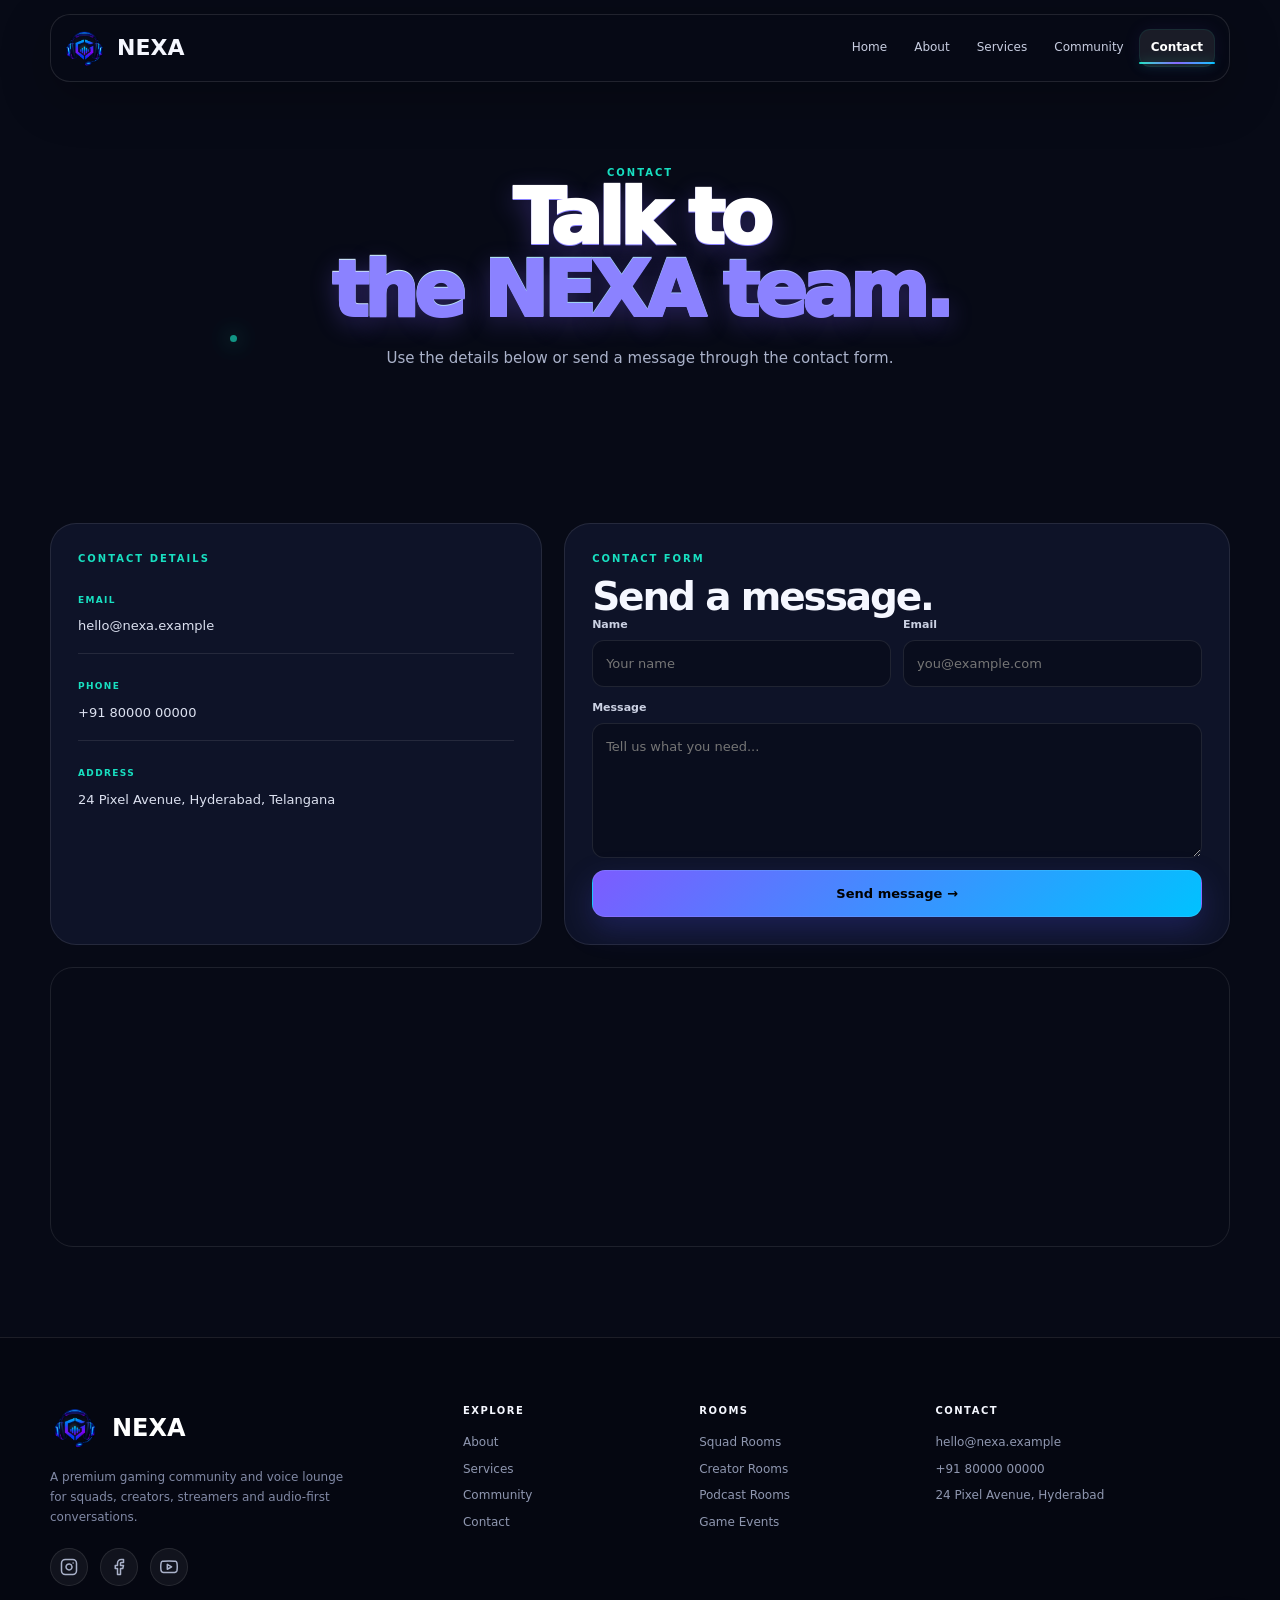
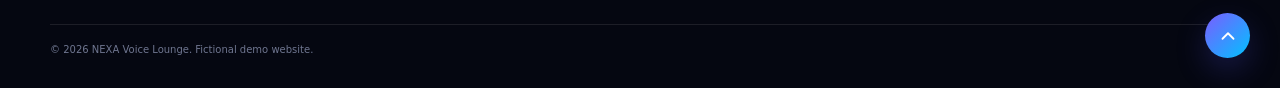
<file: contact.html>
<!doctype html><html lang="en"><head><meta charset="utf-8"><meta name="viewport" content="width=device-width,initial-scale=1"><meta name="theme-color" content="#080b18"><link rel="icon" href="assets/images/website-logo.png"><link rel="stylesheet" href="assets/css/style.css"><title>Contact — NEXA</title></head><body><header class="site-nav">
<a class="brand" href="index.html"><img src="assets/images/website-logo.png" alt="NEXA Voice Lounge"><span>NEXA</span></a>
<button class="menu" aria-label="Open menu">☰</button>
<nav class="nav-links"><a href="index.html">Home</a><a href="about.html">About</a><a href="services.html">Services</a><a href="community.html">Community</a><a href="contact.html" class="nav-cta">Contact</a></nav>
</header>
<main>
<section class="page-heading"><div class="container reveal"><div class="kicker">Contact</div><h1><span>Talk to</span><span>the NEXA team.</span></h1><p>Use the details below or send a message through the contact form.</p></div></section>
<section class="section container"><div class="contact-grid">
<div class="contact-panel reveal from-left"><div class="kicker">Contact details</div><div class="contact-item"><small>Email</small><p>hello@nexa.example</p></div><div class="contact-item"><small>Phone</small><p>+91 80000 00000</p></div><div class="contact-item"><small>Address</small><p>24 Pixel Avenue, Hyderabad, Telangana</p></div></div>
<div class="form-panel reveal from-right"><div class="kicker">Contact form</div><h2>Send a message.</h2><form class="form" data-demo-form><div class="field"><label>Name</label><input required placeholder="Your name"></div><div class="field"><label>Email</label><input required type="email" placeholder="you@example.com"></div><div class="field full"><label>Message</label><textarea required placeholder="Tell us what you need..."></textarea></div><div class="field full"><button class="btn btn-primary" type="submit">Send message →</button></div></form><div class="notice"></div></div></div>
<div class="map reveal"><iframe loading="lazy" src="https://www.openstreetmap.org/export/embed.html?bbox=78.390%2C17.370%2C78.510%2C17.470&layer=mapnik"></iframe></div></section>
</main><footer class="footer"><div class="bubbles"><i></i><i></i><i></i><i></i><i></i><i></i><i></i></div>
<div class="container footer-grid"><div><div class="footer-brand"><img src="assets/images/website-logo.png" alt="NEXA"><span>NEXA</span></div><p>A premium gaming community and voice lounge for squads, creators, streamers and audio-first conversations.</p>
<div class="social-icons">
<a href="#" aria-label="Instagram" class="social-icon"><svg viewBox="0 0 24 24" fill="none" stroke="currentColor" stroke-width="2" stroke-linecap="round" stroke-linejoin="round"><rect x="2" y="2" width="20" height="20" rx="5" ry="5"></rect><path d="M16 11.37A4 4 0 1 1 12.63 8 4 4 0 0 1 16 11.37z"></path><line x1="17.5" y1="6.5" x2="17.51" y2="6.5"></line></svg></a>
<a href="#" aria-label="Facebook" class="social-icon"><svg viewBox="0 0 24 24" fill="none" stroke="currentColor" stroke-width="2" stroke-linecap="round" stroke-linejoin="round"><path d="M18 2h-3a5 5 0 0 0-5 5v3H7v4h3v8h4v-8h3l1-4h-4V7a1 1 0 0 1 1-1h3z"></path></svg></a>
<a href="#" aria-label="YouTube" class="social-icon"><svg viewBox="0 0 24 24" fill="none" stroke="currentColor" stroke-width="2" stroke-linecap="round" stroke-linejoin="round"><path d="M22.54 6.42a2.78 2.78 0 0 0-1.94-2C18.88 4 12 4 12 4s-6.88 0-8.6.46a2.78 2.78 0 0 0-1.94 2A29 29 0 0 0 1 11.75a29 29 0 0 0 .46 5.33A2.78 2.78 0 0 0 3.4 19c1.72.46 8.6.46 8.6.46s6.88 0 8.6-.46a2.78 2.78 0 0 0 1.94-2 29 29 0 0 0 .46-5.25 29 29 0 0 0-.46-5.33z"></path><polygon points="9.75 15.02 15.5 11.75 9.75 8.48 9.75 15.02"></polygon></svg></a>
</div>
</div>
<div><h4>Explore</h4><a href="about.html">About</a><a href="services.html">Services</a><a href="community.html">Community</a><a href="contact.html">Contact</a></div>
<div><h4>Rooms</h4><a href="community.html">Squad Rooms</a><a href="community.html">Creator Rooms</a><a href="community.html">Podcast Rooms</a><a href="community.html">Game Events</a></div>
<div><h4>Contact</h4><a href="mailto:hello@nexa.example">hello@nexa.example</a><a href="tel:+918000000000">+91 80000 00000</a><a href="contact.html">24 Pixel Avenue, Hyderabad</a></div></div>
<div class="container copyright">© 2026 NEXA Voice Lounge. Fictional demo website.</div>
<a href="#" class="back-to-top" aria-label="Back to top"><svg viewBox="0 0 24 24" fill="none" stroke="currentColor" stroke-width="2" stroke-linecap="round" stroke-linejoin="round"><polyline points="18 15 12 9 6 15"></polyline></svg></a>
</footer><script src="assets/js/app.js"></script></body></html>
</file>
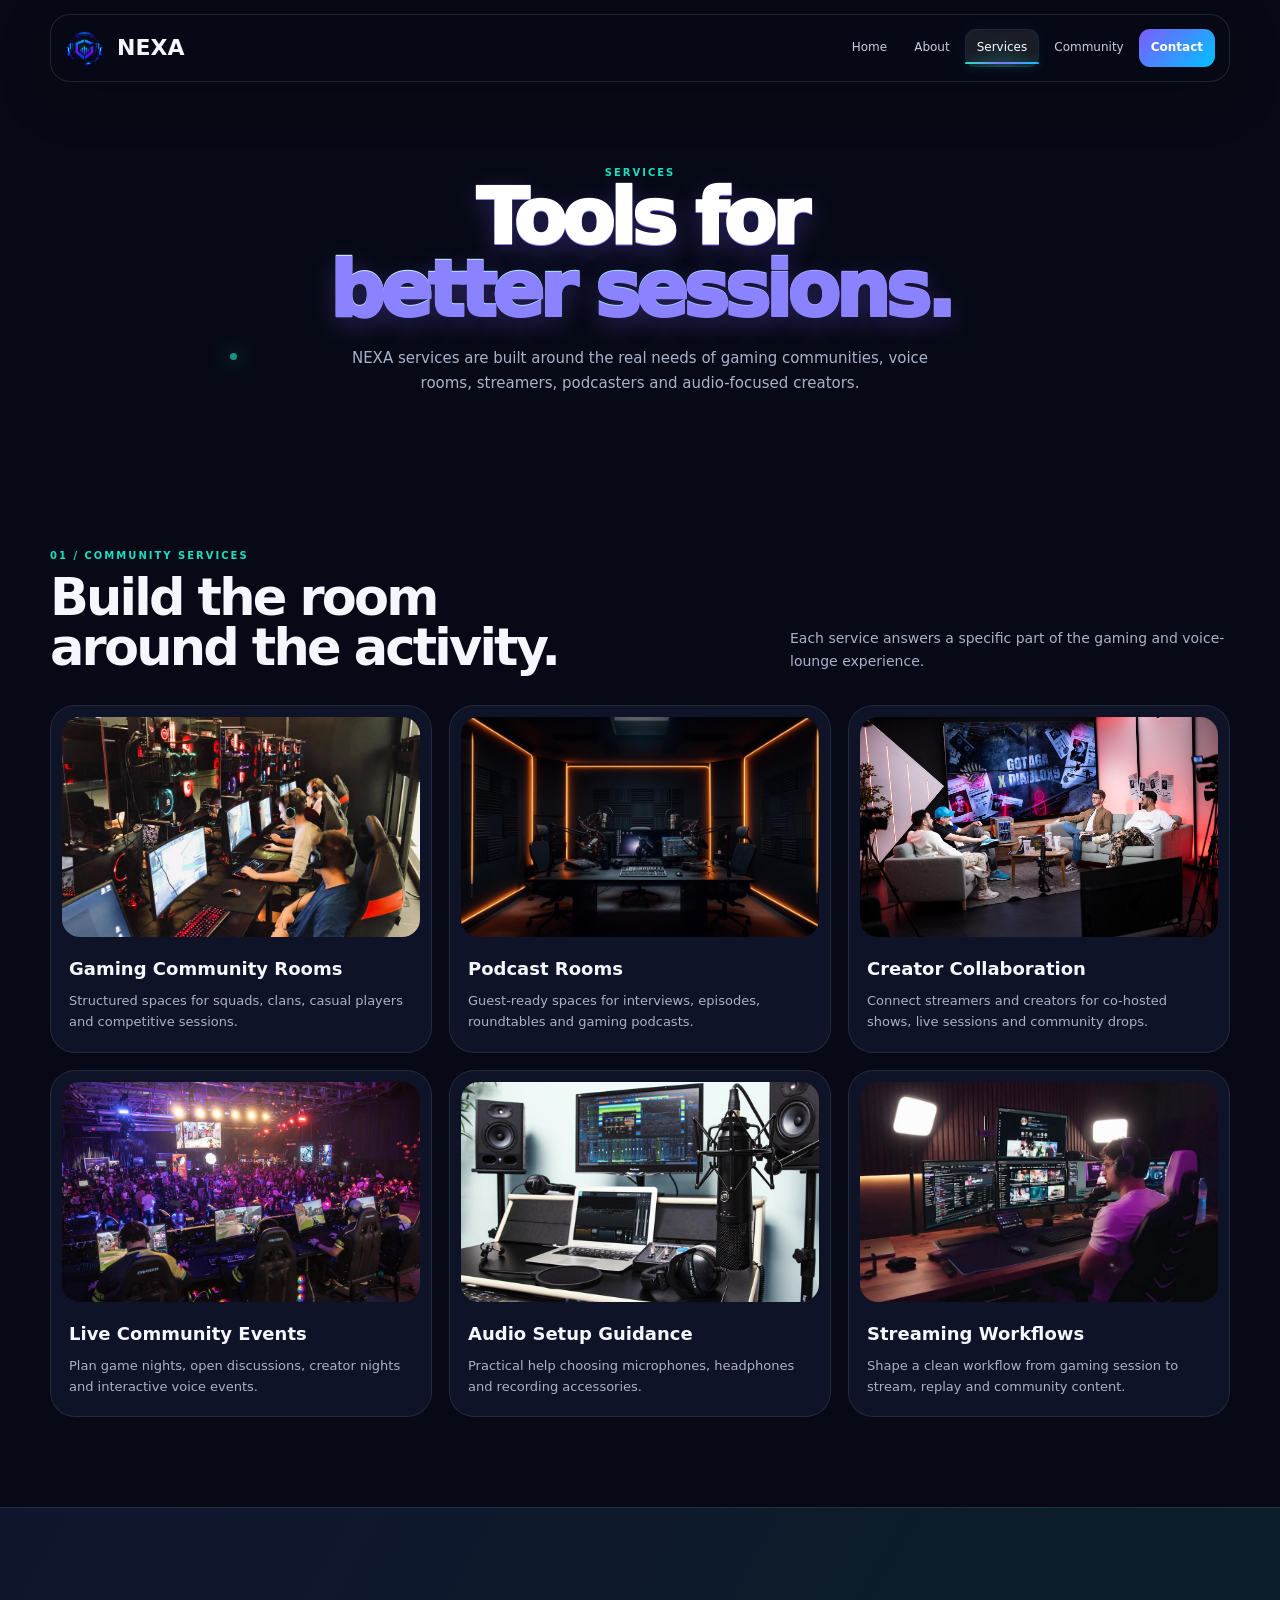
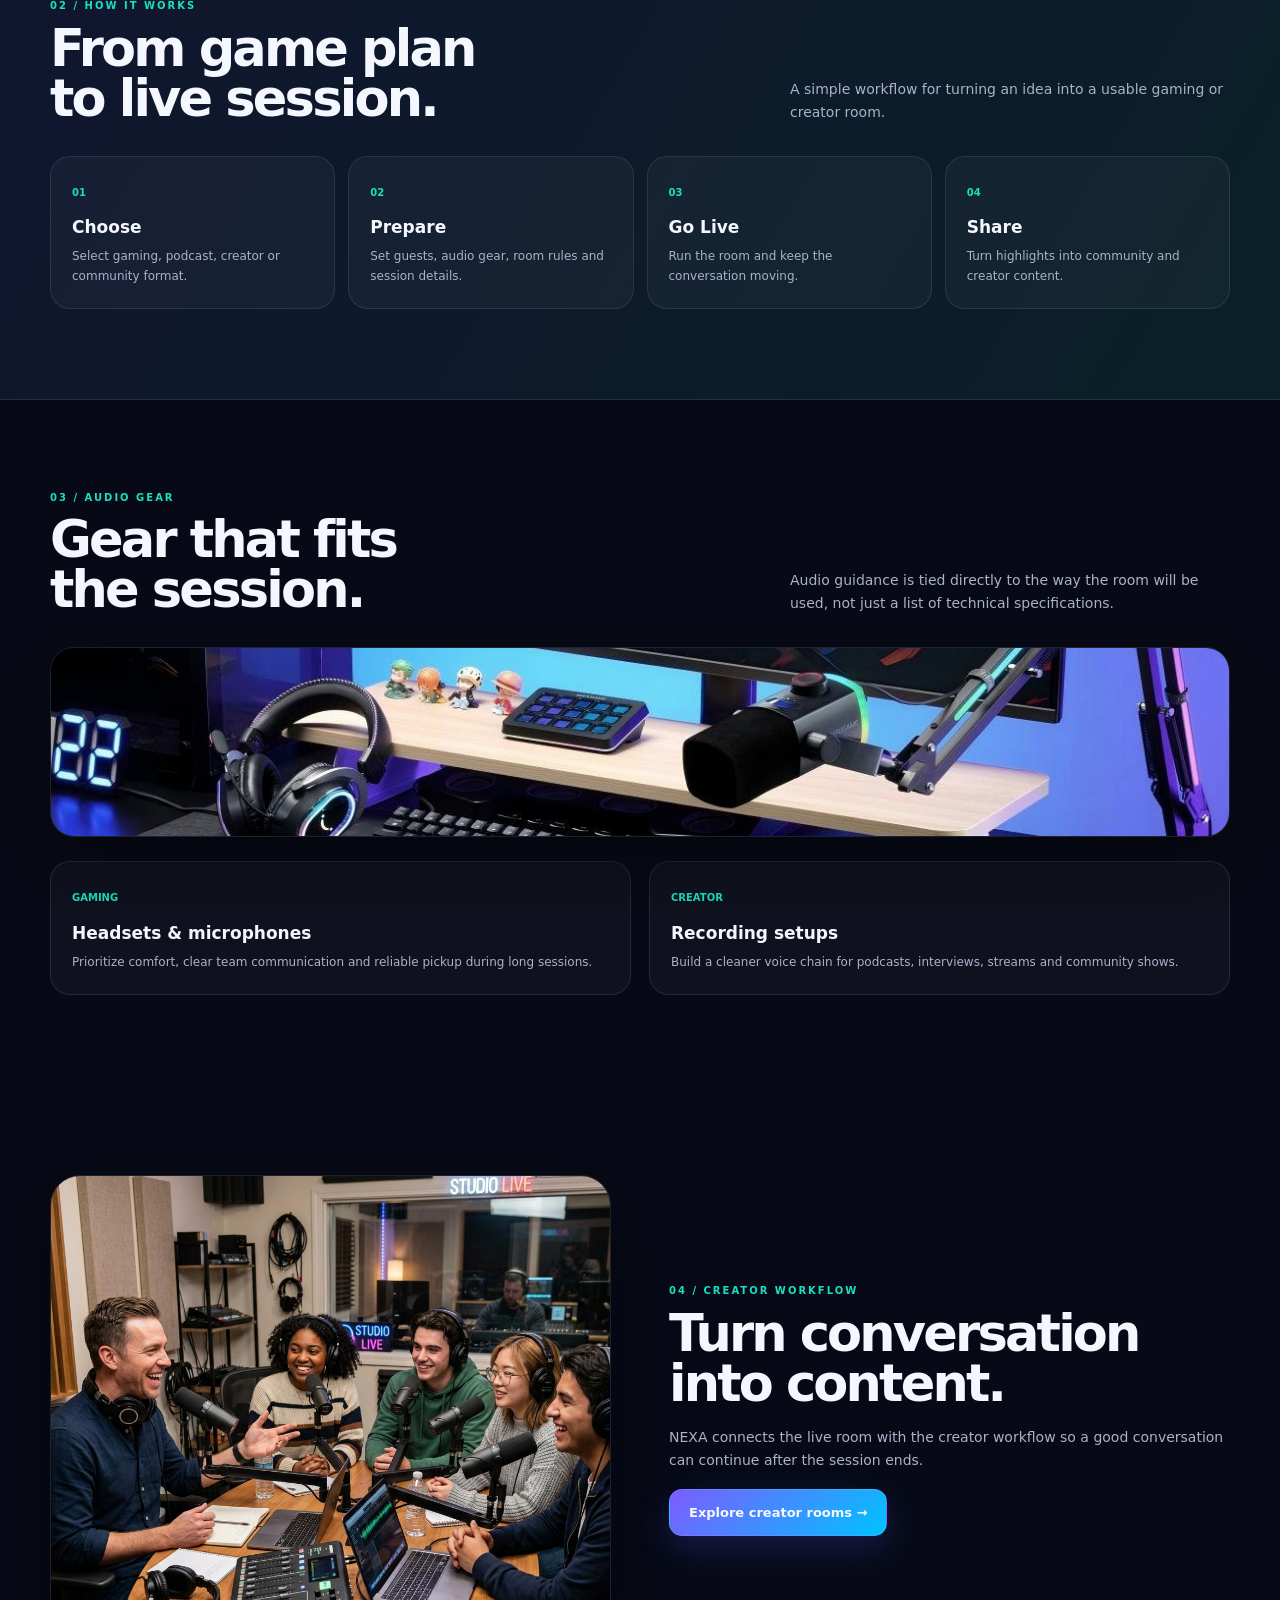
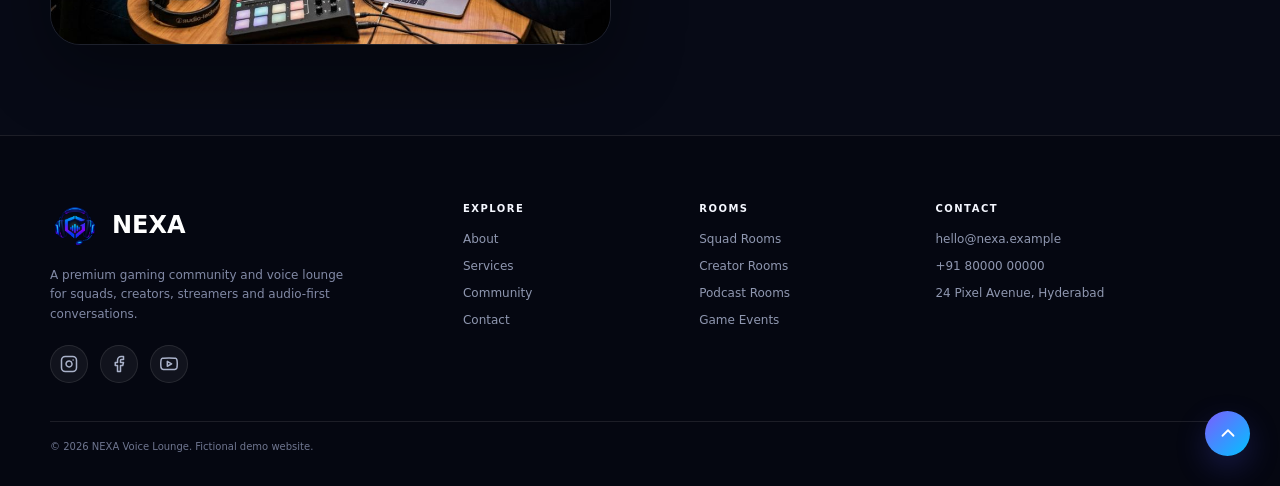
<file: services.html>
<!doctype html><html lang="en"><head><meta charset="utf-8"><meta name="viewport" content="width=device-width,initial-scale=1"><meta name="theme-color" content="#080b18"><link rel="icon" href="assets/images/website-logo.png"><link rel="stylesheet" href="assets/css/style.css"><title>Services — NEXA</title></head><body><header class="site-nav">
<a class="brand" href="index.html"><img src="assets/images/website-logo.png" alt="NEXA Voice Lounge"><span>NEXA</span></a>
<button class="menu" aria-label="Open menu">☰</button>
<nav class="nav-links"><a href="index.html">Home</a><a href="about.html">About</a><a href="services.html">Services</a><a href="community.html">Community</a><a href="contact.html" class="nav-cta">Contact</a></nav>
</header>
<main>
<section class="page-heading"><div class="container reveal"><div class="kicker">Services</div><h1><span>Tools for</span><span>better sessions.</span></h1><p>NEXA services are built around the real needs of gaming communities, voice rooms, streamers, podcasters and audio-focused creators.</p></div></section>

<section class="section container"><div class="section-head reveal"><div><div class="kicker">01 / Community services</div><h2>Build the room<br>around the activity.</h2></div><p>Each service answers a specific part of the gaming and voice-lounge experience.</p></div><div class="service-grid">
<article class="service-card reveal"><img src="assets/images/Gaming%20Community%20Rooms.png" alt="Gaming Community Rooms"><div class="inner"><h3>Gaming Community Rooms</h3><p>Structured spaces for squads, clans, casual players and competitive sessions.</p></div></article>
<article class="service-card reveal"><img src="assets/images/Podcast%20Rooms.png" alt="Podcast Rooms"><div class="inner"><h3>Podcast Rooms</h3><p>Guest-ready spaces for interviews, episodes, roundtables and gaming podcasts.</p></div></article>
<article class="service-card reveal"><img src="assets/images/Creator%20Collaboration.png" alt="Creator Collaboration"><div class="inner"><h3>Creator Collaboration</h3><p>Connect streamers and creators for co-hosted shows, live sessions and community drops.</p></div></article>
<article class="service-card reveal"><img src="assets/images/Live%20Community%20Events.png" alt="Live Community Events"><div class="inner"><h3>Live Community Events</h3><p>Plan game nights, open discussions, creator nights and interactive voice events.</p></div></article>
<article class="service-card reveal"><img src="assets/images/Audio%20Setup%20Guidance.png" alt="Audio Setup Guidance"><div class="inner"><h3>Audio Setup Guidance</h3><p>Practical help choosing microphones, headphones and recording accessories.</p></div></article>
<article class="service-card reveal"><img src="assets/images/Streaming%20Workflows.png" alt="Streaming Workflows"><div class="inner"><h3>Streaming Workflows</h3><p>Shape a clean workflow from gaming session to stream, replay and community content.</p></div></article>
</div></section>

<section class="section dark-band"><div class="container"><div class="section-head reveal"><div><div class="kicker">02 / How it works</div><h2>From game plan<br>to live session.</h2></div><p>A simple workflow for turning an idea into a usable gaming or creator room.</p></div><div class="timeline"><div class="step reveal"><b>01</b><h3>Choose</h3><p>Select gaming, podcast, creator or community format.</p></div><div class="step reveal"><b>02</b><h3>Prepare</h3><p>Set guests, audio gear, room rules and session details.</p></div><div class="step reveal"><b>03</b><h3>Go Live</h3><p>Run the room and keep the conversation moving.</p></div><div class="step reveal"><b>04</b><h3>Share</h3><p>Turn highlights into community and creator content.</p></div></div></div></section>

<section class="section container"><div class="section-head reveal"><div><div class="kicker">03 / Audio gear</div><h2>Gear that fits<br>the session.</h2></div><p>Audio guidance is tied directly to the way the room will be used, not just a list of technical specifications.</p></div><img class="section-strip reveal from-left" src="assets/images/Gear%20that%20fits.png" alt="Gear that fits"><div class="grid-2"><div class="step reveal"><b>GAMING</b><h3>Headsets & microphones</h3><p>Prioritize comfort, clear team communication and reliable pickup during long sessions.</p></div><div class="step reveal"><b>CREATOR</b><h3>Recording setups</h3><p>Build a cleaner voice chain for podcasts, interviews, streams and community shows.</p></div></div></section>

<section class="section container"><div class="feature"><img class="feature-img reveal from-left" src="assets/images/Turn%20conversation.png" alt="Turn conversation"><div class="feature-copy reveal from-right"><div class="kicker">04 / Creator workflow</div><h2>Turn conversation<br>into content.</h2><p>NEXA connects the live room with the creator workflow so a good conversation can continue after the session ends.</p><a class="btn btn-primary" href="community.html">Explore creator rooms →</a></div></div></section>
</main><footer class="footer"><div class="bubbles"><i></i><i></i><i></i><i></i><i></i><i></i><i></i></div>
<div class="container footer-grid"><div><div class="footer-brand"><img src="assets/images/website-logo.png" alt="NEXA"><span>NEXA</span></div><p>A premium gaming community and voice lounge for squads, creators, streamers and audio-first conversations.</p>
<div class="social-icons">
<a href="#" aria-label="Instagram" class="social-icon"><svg viewBox="0 0 24 24" fill="none" stroke="currentColor" stroke-width="2" stroke-linecap="round" stroke-linejoin="round"><rect x="2" y="2" width="20" height="20" rx="5" ry="5"></rect><path d="M16 11.37A4 4 0 1 1 12.63 8 4 4 0 0 1 16 11.37z"></path><line x1="17.5" y1="6.5" x2="17.51" y2="6.5"></line></svg></a>
<a href="#" aria-label="Facebook" class="social-icon"><svg viewBox="0 0 24 24" fill="none" stroke="currentColor" stroke-width="2" stroke-linecap="round" stroke-linejoin="round"><path d="M18 2h-3a5 5 0 0 0-5 5v3H7v4h3v8h4v-8h3l1-4h-4V7a1 1 0 0 1 1-1h3z"></path></svg></a>
<a href="#" aria-label="YouTube" class="social-icon"><svg viewBox="0 0 24 24" fill="none" stroke="currentColor" stroke-width="2" stroke-linecap="round" stroke-linejoin="round"><path d="M22.54 6.42a2.78 2.78 0 0 0-1.94-2C18.88 4 12 4 12 4s-6.88 0-8.6.46a2.78 2.78 0 0 0-1.94 2A29 29 0 0 0 1 11.75a29 29 0 0 0 .46 5.33A2.78 2.78 0 0 0 3.4 19c1.72.46 8.6.46 8.6.46s6.88 0 8.6-.46a2.78 2.78 0 0 0 1.94-2 29 29 0 0 0 .46-5.25 29 29 0 0 0-.46-5.33z"></path><polygon points="9.75 15.02 15.5 11.75 9.75 8.48 9.75 15.02"></polygon></svg></a>
</div>
</div>
<div><h4>Explore</h4><a href="about.html">About</a><a href="services.html">Services</a><a href="community.html">Community</a><a href="contact.html">Contact</a></div>
<div><h4>Rooms</h4><a href="community.html">Squad Rooms</a><a href="community.html">Creator Rooms</a><a href="community.html">Podcast Rooms</a><a href="community.html">Game Events</a></div>
<div><h4>Contact</h4><a href="mailto:hello@nexa.example">hello@nexa.example</a><a href="tel:+918000000000">+91 80000 00000</a><a href="contact.html">24 Pixel Avenue, Hyderabad</a></div></div>
<div class="container copyright">© 2026 NEXA Voice Lounge. Fictional demo website.</div>
<a href="#" class="back-to-top" aria-label="Back to top"><svg viewBox="0 0 24 24" fill="none" stroke="currentColor" stroke-width="2" stroke-linecap="round" stroke-linejoin="round"><polyline points="18 15 12 9 6 15"></polyline></svg></a>
</footer><script src="assets/js/app.js"></script></body></html>
</file>
<file: assets/css/style.css>
:root{
 --bg:#070a16;--panel:#0e1327;--panel2:#121932;--text:#f5f7ff;--muted:#aab2ca;
 --purple:#7c5cff;--cyan:#18e0c1;--blue:#00c2ff;--pink:#ff4fd8;--orange:#ff8a4c;
 --line:rgba(255,255,255,.095);--shadow:0 24px 70px rgba(0,0,0,.38);--radius:26px;
}
*{box-sizing:border-box;margin:0;padding:0}
html, body { overflow-x: hidden; width: 100%; max-width: 100vw; }
html{scroll-behavior:smooth;background:var(--bg)}
body{font-family:Inter,ui-sans-serif,system-ui,-apple-system,"Segoe UI",Arial,sans-serif;background:var(--bg);color:var(--text);line-height:1.65}
body:before{content:"";position:fixed;inset:0;pointer-events:none;z-index:-1;background:radial-gradient(circle at 80% 10%,rgba(124,92,255,.10),transparent 28%),radial-gradient(circle at 5% 70%,rgba(24,224,193,.06),transparent 25%)}
a{text-decoration:none;color:inherit} img{display:block;max-width:100%} button,input,textarea,select{font:inherit}
.container{width:min(1180px,calc(100% - 40px));margin:auto}
.site-nav{position:fixed;z-index:1000;top:14px;left:50%;transform:translateX(-50%);width:min(1180px,calc(100% - 28px));height:68px;border:1px solid rgba(255,255,255,.11);background:rgba(7,10,22,.76);backdrop-filter:blur(20px);border-radius:20px;display:flex;align-items:center;justify-content:space-between;padding:0 14px 0 11px;box-shadow:0 15px 50px rgba(0,0,0,.25)}
.brand{display:flex;align-items:center;gap:10px;font-size:22px;font-weight:800}.brand img{width:45px;height:auto;object-fit:contain}.nav-links{display:flex;align-items:center;gap:3px}.nav-links a{font-size:12px;color:#c8cee1;padding:9px 12px;border-radius:11px;transition:.25s}.nav-links a:hover,.nav-links a.active{color:#fff;background:rgba(255,255,255,.08)}.nav-cta{background:linear-gradient(135deg,var(--purple),var(--blue));color:#fff!important;font-weight:800!important}.menu{display:none;background:none;border:0;color:#fff;font-size:26px;cursor:pointer}
main{padding-top:108px}
.hero{min-height:calc(100vh - 108px);display:grid;grid-template-columns:1.02fr .98fr;align-items:center;gap:55px;padding:45px 0 65px;position:relative;overflow:hidden}
.hero:before{content:"";position:absolute;width:620px;height:620px;right:-290px;top:-190px;background:radial-gradient(circle,rgba(124,92,255,.25),transparent 66%);filter:blur(10px);pointer-events:none}
.hero-copy{position:relative;z-index:2}.eyebrow{display:inline-flex;align-items:center;gap:8px;color:#b9c0f2;font-size:10px;text-transform:uppercase;letter-spacing:.2em;font-weight:900;margin-bottom:17px}.eyebrow:before{content:"";width:25px;height:2px;background:linear-gradient(90deg,var(--cyan),var(--purple))}
.hero h1,.page-heading h1{font-size:clamp(45px,6vw,78px);line-height:.95;letter-spacing:-.06em;font-weight:950;max-width:650px;perspective:1000px}
.hero h1 span,.page-heading h1 span{display:block;transform-origin:50% 100%;color:#fff;text-shadow:0 1px 0 #8b82ff,0 8px 25px rgba(124,92,255,.28);animation:h1Float 4.8s cubic-bezier(.2,.75,.25,1) infinite}
.hero h1 span:first-child,.page-heading h1 span:first-child{animation-delay:-1.2s}.hero h1 span:last-child,.page-heading h1 span:last-child{color:transparent;background:linear-gradient(90deg,#fff,#a9f9ee 42%,#a896ff 80%,#fff);-webkit-background-clip:text;background-clip:text}
@keyframes h1Float{0%,100%{transform:rotateX(12deg) rotateY(-2deg) translate3d(0,0,0)}50%{transform:rotateX(0deg) rotateY(2deg) translate3d(0,-5px,0)}}
.hero p{color:var(--muted);font-size:16px;max-width:570px;margin:22px 0 26px}.actions{display:flex;gap:10px;flex-wrap:wrap}
.btn{min-height:47px;padding:0 19px;border-radius:13px;border:1px solid var(--line);display:inline-flex;align-items:center;justify-content:center;gap:8px;font-weight:800;font-size:13px;transition:transform .28s,box-shadow .28s,background .28s;cursor:pointer}.btn-primary{background:linear-gradient(135deg,var(--purple),var(--blue));box-shadow:0 12px 30px rgba(74,72,220,.26)}.btn-secondary{background:rgba(255,255,255,.05)}.btn:hover{transform:translateY(-4px) scale(1.01);box-shadow:0 18px 35px rgba(0,0,0,.3)}
.hero-art{height:485px;position:relative;display:flex;align-items:center;justify-content:center;transform-style:preserve-3d}
.hero-main-img{width:88%;height:430px;object-fit:cover;border-radius:30px;box-shadow:var(--shadow);border:1px solid rgba(255,255,255,.12);transform:rotate(2deg);animation:heroImage 6s ease-in-out infinite;transition:transform .25s ease}
.hero-main-img:after{content:""} @keyframes heroImage{50%{transform:rotate(-1deg) translateY(-9px) scale(1.015)}}
.hero-art:after{content:"";position:absolute;inset:7% 3% 8% 7%;border:1px solid rgba(24,224,193,.18);border-radius:35px;transform:rotate(-5deg);animation:frameDrift 7s ease-in-out infinite;pointer-events:none}@keyframes frameDrift{50%{transform:rotate(3deg) scale(1.02)}}
.hero-chip{position:absolute;left:0;bottom:25px;padding:13px 16px;border:1px solid var(--line);background:rgba(16,21,42,.84);backdrop-filter:blur(16px);border-radius:16px;box-shadow:var(--shadow);animation:float 5s ease-in-out infinite reverse;z-index:3}.hero-chip b{display:block;font-size:11px}.hero-chip small{color:var(--muted);font-size:10px}.hero-orbit{position:absolute;right:2%;top:5%;width:110px;height:110px;border:1px solid rgba(24,224,193,.3);border-radius:50%;animation:spin 12s linear infinite;z-index:2}.hero-orbit:after{content:"";position:absolute;right:5px;top:23px;width:10px;height:10px;background:var(--cyan);box-shadow:0 0 25px var(--cyan);border-radius:50%}
@keyframes spin{to{transform:rotate(360deg)}}@keyframes float{50%{transform:translateY(-10px)}}
.marquee{overflow:hidden;border-top:1px solid var(--line);border-bottom:1px solid var(--line);background:#0a0e1d}.marquee-track{display:flex;width:max-content;animation:marquee 25s linear infinite}.marquee span{padding:15px 30px;color:#9ca5c3;font-size:10px;font-weight:900;letter-spacing:.18em;text-transform:uppercase}.marquee i{color:var(--cyan);font-style:normal}@keyframes marquee{to{transform:translateX(-50%)}}
.section{padding:90px 0;position:relative}.section-head{display:flex;align-items:end;justify-content:space-between;gap:30px;margin-bottom:32px}.kicker{color:var(--cyan);font-size:10px;letter-spacing:.2em;font-weight:900;text-transform:uppercase}.section h2{font-size:clamp(31px,4vw,51px);line-height:.98;letter-spacing:-.055em;margin-top:9px}.section-head p{color:var(--muted);max-width:440px;font-size:14px}
.grid-3{display:grid;grid-template-columns:repeat(3,1fr);gap:17px}.grid-2{display:grid;grid-template-columns:repeat(2,1fr);gap:18px}
.card{background:linear-gradient(145deg,rgba(255,255,255,.07),rgba(255,255,255,.022));border:1px solid var(--line);border-radius:var(--radius);overflow:hidden;transition:.38s;position:relative}.card:before{content:"";position:absolute;inset:0;background:linear-gradient(110deg,transparent 25%,rgba(255,255,255,.08) 50%,transparent 75%);transform:translateX(-120%);transition:.65s;z-index:1;pointer-events:none}.card:hover:before{transform:translateX(120%)}.card:hover{transform:translateY(-7px);border-color:rgba(124,92,255,.5);box-shadow:0 25px 65px rgba(0,0,0,.27)}.card img{width:100%;aspect-ratio:1.42;object-fit:cover;filter:saturate(.92) contrast(1.03);transition:transform .7s,filter .5s}.card:hover img{transform:scale(1.055);filter:saturate(1.12) contrast(1.05)}.card-body{padding:22px}.card h3{font-size:19px;margin-bottom:7px}.card p{color:var(--muted);font-size:13px}.card-tag{display:inline-flex;margin-bottom:11px;padding:5px 8px;border-radius:999px;background:rgba(24,224,193,.1);color:#83f7e5;font-size:9px;font-weight:900;letter-spacing:.12em}

.section-strip{width:100%;height:190px;object-fit:cover;border-radius:24px;border:1px solid var(--line);margin:0 0 24px;box-shadow:var(--shadow);filter:saturate(.9);transition:transform .7s,filter .5s}
.section-strip:hover{transform:scale(1.018);filter:saturate(1.08)}

.dark-band{background:linear-gradient(120deg,#10152e,#0a2028);border-top:1px solid var(--line);border-bottom:1px solid var(--line)}.feature{display:grid;grid-template-columns:1fr 1fr;gap:58px;align-items:center}.feature-img{width:100%;height:470px;object-fit:cover;border-radius:30px;border:1px solid var(--line);box-shadow:var(--shadow);transition:transform .7s}.feature-img:hover{transform:scale(1.025) rotate(-1deg)}.feature-copy p{color:var(--muted);margin:17px 0;font-size:14px}.checks{display:grid;gap:11px;margin-top:21px}.check{display:flex;gap:10px;color:#dbe0f1;font-size:13px}.check b{color:var(--cyan)}
.stats{display:grid;grid-template-columns:repeat(4,1fr);gap:14px}.stat{padding:25px;border:1px solid var(--line);border-radius:20px;background:rgba(255,255,255,.035);transition:.3s}.stat:hover{transform:translateY(-5px);background:rgba(255,255,255,.055)}.stat strong{display:block;font-size:31px;letter-spacing:-.05em}.stat span{color:var(--muted);font-size:11px}
.page-heading{padding:57px 0 62px;text-align:center;position:relative;overflow:hidden}.page-heading h1{margin:0 auto;max-width:900px}.page-heading p{color:var(--muted);max-width:620px;margin:19px auto 0;font-size:15px}.page-heading:before{content:"";position:absolute;width:7px;height:7px;left:18%;bottom:28%;border-radius:50%;background:var(--cyan);box-shadow:0 0 20px var(--cyan);animation:headingParticle 4s ease-in-out infinite;opacity:.65;pointer-events:none}@keyframes headingParticle{50%{transform:translate(90px,-35px) scale(1.7);opacity:.15}}\n.page-heading:after{content:"";position:absolute;width:480px;height:480px;border-radius:50%;left:50%;top:-350px;transform:translateX(-50%);background:radial-gradient(circle,rgba(24,224,193,.16),transparent 68%);pointer-events:none}
.service-grid{display:grid;grid-template-columns:repeat(3,1fr);gap:17px}.service-card{padding:11px;border:1px solid var(--line);border-radius:25px;background:#0e1328;transition:.35s}.service-card:hover{transform:translateY(-7px);border-color:rgba(24,224,193,.3)}.service-card img{width:100%;height:220px;object-fit:cover;border-radius:18px}.service-card .inner{padding:17px 7px 8px}.service-card h3{font-size:18px;margin-bottom:6px}.service-card p{color:var(--muted);font-size:13px}
.timeline{display:grid;grid-template-columns:repeat(4,1fr);gap:13px}.step{padding:21px;border:1px solid var(--line);border-radius:20px;background:rgba(255,255,255,.035);transition:.3s}.step:hover{transform:translateY(-5px)}.step b{color:var(--cyan);font-size:10px}.step h3{margin:9px 0 6px;font-size:17px}.step p{font-size:12px;color:var(--muted)}
.contact-grid{display:grid;grid-template-columns:.85fr 1.15fr;gap:22px}.contact-panel,.form-panel{border:1px solid var(--line);border-radius:26px;background:#0e1328;padding:27px}.contact-panel h2,.form-panel h2{font-size:39px;line-height:1}.contact-item{padding:17px 0;border-bottom:1px solid var(--line)}.contact-item:last-child{border-bottom:0}.contact-item small{color:var(--cyan);font-size:9px;text-transform:uppercase;letter-spacing:.15em;font-weight:900}.contact-item p{margin-top:4px;color:#dce1f0;font-size:13px}.form{display:grid;grid-template-columns:1fr 1fr;gap:12px}.field{display:grid;gap:6px}.field.full{grid-column:1/-1}.field label{font-size:11px;color:#cbd1e3;font-weight:700}.field input,.field textarea,.field select{width:100%;border:1px solid var(--line);background:#090d1d;color:#fff;border-radius:12px;padding:12px 13px;outline:none;font-size:13px}.field textarea{min-height:135px;resize:vertical}.field input:focus,.field textarea:focus,.field select:focus{border-color:var(--cyan)}.map{margin-top:22px;border-radius:23px;overflow:hidden;border:1px solid var(--line);height:280px}.map iframe{width:100%;height:100%;border:0;filter:grayscale(.6) invert(.9) hue-rotate(180deg) contrast(.85)}
.footer{padding:65px 0 30px;background:#050711;border-top:1px solid var(--line);position:relative;overflow:hidden}.footer-grid{display:grid;grid-template-columns:1.3fr .7fr .7fr 1fr;gap:30px;position:relative;z-index:2}.footer-brand{display:flex;align-items:center;gap:12px;font-size:24px;font-weight:800;color:#fff;margin-bottom:12px}.footer-brand img{width:50px;height:auto;object-fit:contain}.footer p{color:#8189a5;font-size:12px;max-width:300px;margin-top:15px}.footer h4{font-size:10px;text-transform:uppercase;letter-spacing:.15em;margin-bottom:13px}.footer a{display:block;color:#8f97b0;font-size:12px;margin:7px 0}.footer a:hover{color:#fff}.copyright{border-top:1px solid var(--line);margin-top:38px;padding-top:17px;color:#6f7690;font-size:10px;position:relative;z-index:2}

/* Gaming / Voice Lounge floating energy bubbles */
.bubbles{position:absolute;inset:0;pointer-events:none;overflow:hidden}
.bubbles i{
 position:absolute;bottom:-90px;border:1px solid rgba(124,92,255,.32);
 border-radius:50%;
 background:
   radial-gradient(circle at 30% 25%,rgba(255,255,255,.48),rgba(124,92,255,.14) 22%,rgba(24,224,193,.055) 48%,transparent 72%);
 box-shadow:0 0 22px rgba(124,92,255,.12),inset 0 0 14px rgba(24,224,193,.06);
 animation:energyBubble 11s cubic-bezier(.25,.7,.35,1) infinite;
 opacity:0;
}
.bubbles i:after{
 content:"";position:absolute;inset:27%;border:1px solid rgba(24,224,193,.28);
 border-radius:50%;animation:signalPulse 2.8s ease-in-out infinite;
}
.bubbles i:nth-child(1){left:4%;width:31px;height:31px;animation-delay:-1s}
.bubbles i:nth-child(2){left:16%;width:12px;height:12px;animation-delay:-6s}
.bubbles i:nth-child(3){left:29%;width:50px;height:50px;animation-delay:-3s}
.bubbles i:nth-child(4){left:47%;width:18px;height:18px;animation-delay:-8s}
.bubbles i:nth-child(5){left:63%;width:36px;height:36px;animation-delay:-4s}
.bubbles i:nth-child(6){left:79%;width:15px;height:15px;animation-delay:-9s}
.bubbles i:nth-child(7){left:91%;width:44px;height:44px;animation-delay:-2s}
@keyframes energyBubble{
 0%{transform:translate3d(0,0,0) scale(.55);opacity:0}
 10%{opacity:.85}
 30%{transform:translate3d(-20px,-180px,0) scale(.82)}
 55%{transform:translate3d(25px,-390px,0) scale(1)}
 78%{transform:translate3d(-35px,-590px,0) scale(1.08);opacity:.5}
 100%{transform:translate3d(55px,-820px,0) scale(1.22);opacity:0}
}
@keyframes signalPulse{0%,100%{transform:scale(.7);opacity:.25}50%{transform:scale(1.3);opacity:.75}}
.reveal{opacity:0;transform:translate3d(0,32px,0) scale(.985);transition:opacity .75s cubic-bezier(.2,.75,.25,1),transform .75s cubic-bezier(.2,.75,.25,1)}.reveal.visible{opacity:1;transform:none}
.reveal.from-left{transform:translate3d(-75px,20px,0) scale(.98)}.reveal.from-right{transform:translate3d(75px,20px,0) scale(.98)}.reveal.from-left.visible,.reveal.from-right.visible{transform:none}
.image-reveal{clip-path:inset(0 100% 0 0);transition:clip-path 1s cubic-bezier(.2,.8,.2,1),transform .8s}.image-reveal.visible{clip-path:inset(0 0 0 0)}
.page-bubble{position:absolute;border:1px solid rgba(124,92,255,.2);border-radius:50%;animation:pageFloat 8s ease-in-out infinite}.pb1{width:100px;height:100px;left:7%;top:20%}.pb2{width:45px;height:45px;right:9%;top:50%;animation-delay:2s}@keyframes pageFloat{50%{transform:translateY(-25px) scale(1.06)}}
.notice{display:none;margin-top:13px;padding:11px;border-radius:11px;background:rgba(24,224,193,.1);color:#8cf7e8;font-size:12px}

/* Social Icons */
.footer .social-icons{display:flex;gap:12px;margin-top:20px}
.footer .social-icon{display:inline-flex;align-items:center;justify-content:center;width:38px;height:38px;border-radius:50%;background:rgba(255,255,255,.05);border:1px solid var(--line);color:#aab2ca;transition:all .3s ease;margin:0}
.footer .social-icon svg{width:18px;height:18px;transition:transform .3s ease}
.footer .social-icon:hover{background:var(--purple);color:#fff;border-color:var(--purple);transform:translateY(-3px);box-shadow:0 8px 20px rgba(124,92,255,.3)}
.footer .social-icon:hover svg{transform:scale(1.1)}

/* Back to Top */
.footer .back-to-top{position:absolute;right:30px;bottom:30px;width:45px;height:45px;border-radius:50%;background:linear-gradient(135deg,var(--purple),var(--blue));color:#fff;display:flex;align-items:center;justify-content:center;box-shadow:0 12px 30px rgba(74,72,220,.26);transition:all .3s ease;z-index:10;margin:0}
.footer .back-to-top svg{width:22px;height:22px}
.footer .back-to-top:hover{transform:translateY(-5px) scale(1.05);box-shadow:0 18px 35px rgba(0,0,0,.3)}

/* Interactive navigation */
.nav-links{position:relative}
.nav-links:before{
 content:"";position:absolute;bottom:3px;left:var(--nav-line-left,0px);height:2px;width:var(--nav-line-width,0px);border-radius:99px;
 background:linear-gradient(90deg,var(--cyan),var(--purple),var(--blue));
 box-shadow:0 0 12px rgba(24,224,193,.45);
 transition:left .35s cubic-bezier(.2,.8,.2,1),width .35s cubic-bezier(.2,.8,.2,1);
 pointer-events:none;
}
.nav-links a{position:relative;overflow:hidden}
.nav-links a:not(.nav-cta):before{
 content:"";position:absolute;inset:0;background:radial-gradient(circle at 50% 100%,rgba(24,224,193,.13),transparent 60%);
 opacity:0;transform:scale(.6);transition:.3s;pointer-events:none;
}
.nav-links a:hover:before,.nav-links a.active:before{opacity:1;transform:scale(1)}
.nav-links a.active{box-shadow:inset 0 0 0 1px rgba(24,224,193,.08),0 0 18px rgba(124,92,255,.08)}
.nav-cta{position:relative;overflow:hidden}
.nav-cta:before{
 content:"";position:absolute;top:0;left:-120%;width:70%;height:100%;
 background:linear-gradient(90deg,transparent,rgba(255,255,255,.28),transparent);
 transform:skewX(-18deg);transition:left .55s ease;
}
.nav-cta:hover:before{left:150%}
.menu{transition:transform .3s ease,background .3s ease;border-radius:12px}
.menu:hover{transform:rotate(90deg);background:rgba(255,255,255,.07)}
.menu.is-open{transform:rotate(90deg);color:var(--cyan)}
@media(max-width:950px){
 .nav-links.open{animation:navDrop .35s cubic-bezier(.2,.8,.2,1) both;transform-origin:top center}
 .nav-links a{animation:navItem .35s ease both}
 .nav-links.open a:nth-child(1){animation-delay:.03s}.nav-links.open a:nth-child(2){animation-delay:.07s}
 .nav-links.open a:nth-child(3){animation-delay:.11s}.nav-links.open a:nth-child(4){animation-delay:.15s}
 .nav-links.open a:nth-child(5){animation-delay:.19s}
}
@keyframes navDrop{from{opacity:0;transform:translateY(-8px) scaleY(.94)}to{opacity:1;transform:translateY(0) scaleY(1)}}
@keyframes navItem{from{opacity:0;transform:translateX(-10px)}to{opacity:1;transform:translateX(0)}}
@media(max-width:950px){main{padding-top:80px}.nav-links{display:none;position:absolute;top:76px;left:0;right:0;padding:9px;background:#0c1021;border:1px solid var(--line);border-radius:17px;flex-direction:column;align-items:stretch}.nav-links.open{display:flex}.nav-links a{text-align:center}.menu{display:block}.hero{grid-template-columns:1fr;gap:10px;padding-top:15px;min-height:0;padding-bottom:15px}.hero-art{height:410px;max-width:700px;margin:auto;width:100%}.hero-main-img{width:80%}.grid-3,.service-grid{grid-template-columns:1fr 1fr}.feature{grid-template-columns:1fr}.timeline{grid-template-columns:1fr 1fr}.footer-grid{grid-template-columns:1fr 1fr}.stats{grid-template-columns:1fr 1fr}}
@media(max-width:620px){main{padding-top:70px}.container{width:min(100% - 26px,1180px)}.site-nav{height:62px;top:8px}.brand img{width:36px}.hero h1,.page-heading h1{font-size:clamp(40px,13.5vw,61px)}.hero p{font-size:14px}.hero-art{height:310px}.hero-main-img{width:92%;height:285px;border-radius:23px}.hero-chip{left:2px;bottom:0;padding:11px}.hero-orbit{width:80px;height:80px;right:0}.section{padding:15px 0}.section-head{display:block;margin-bottom:20px}.section-head p{margin-top:13px}.grid-3,.grid-2,.service-grid,.timeline,.contact-grid{grid-template-columns:1fr}.stats{grid-template-columns:1fr 1fr}.stat{padding:18px}.stat strong{font-size:27px}.feature{gap:15px}.feature-img{height:330px}.footer-grid{grid-template-columns:1fr;text-align:center}.footer-brand{justify-content:center}.footer p{margin:15px auto 0}.footer .social-icons{justify-content:center}.copyright{text-align:center}.footer{padding-top:20px;padding-bottom:15px}.actions .btn{width:100%}.page-heading{padding:15px 0 20px}.contact-panel h2,.form-panel h2{font-size:34px}}
@media(max-width:390px){.stats{grid-template-columns:1fr}.hero h1,.page-heading h1{font-size:42px}.btn{width:100%}}
@media(prefers-reduced-motion:reduce){*,*:before,*:after{animation-duration:.001ms!important;animation-iteration-count:1!important;scroll-behavior:auto!important;transition-duration:.001ms!important}}
</file>
